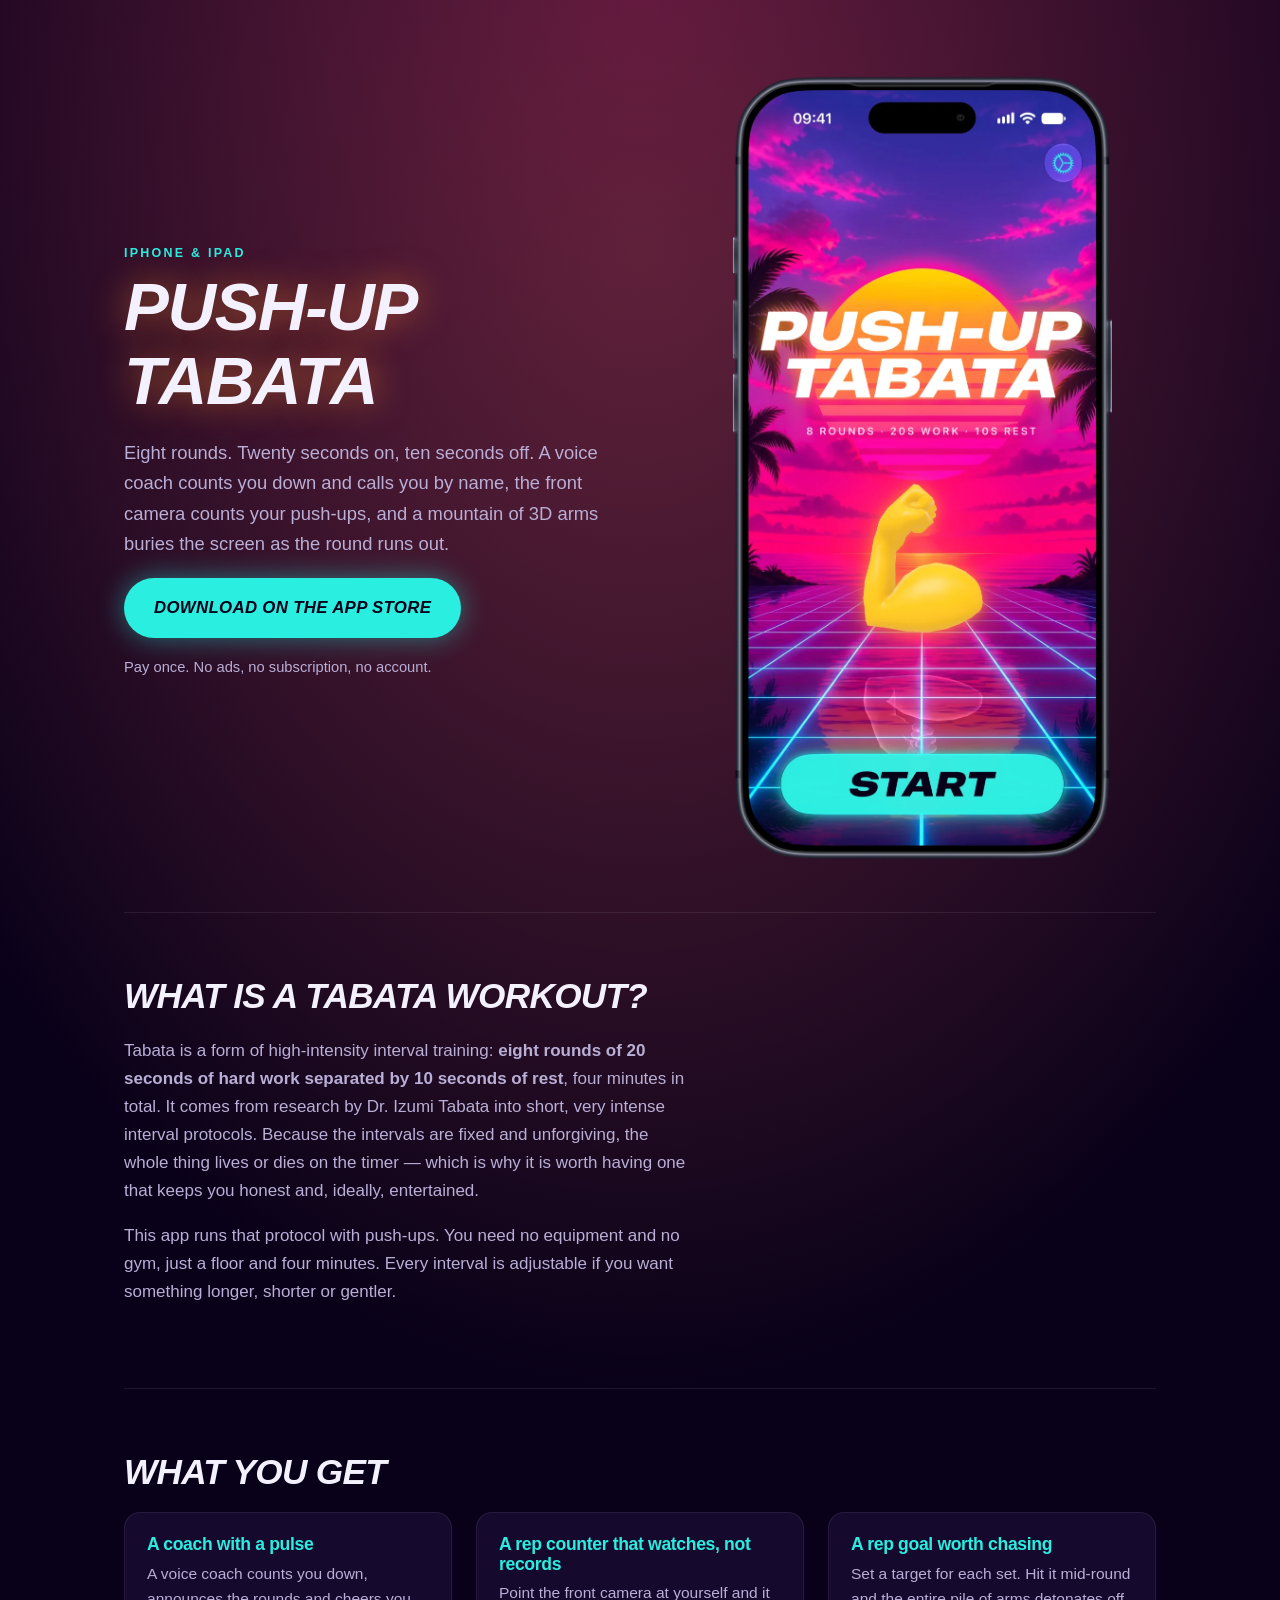
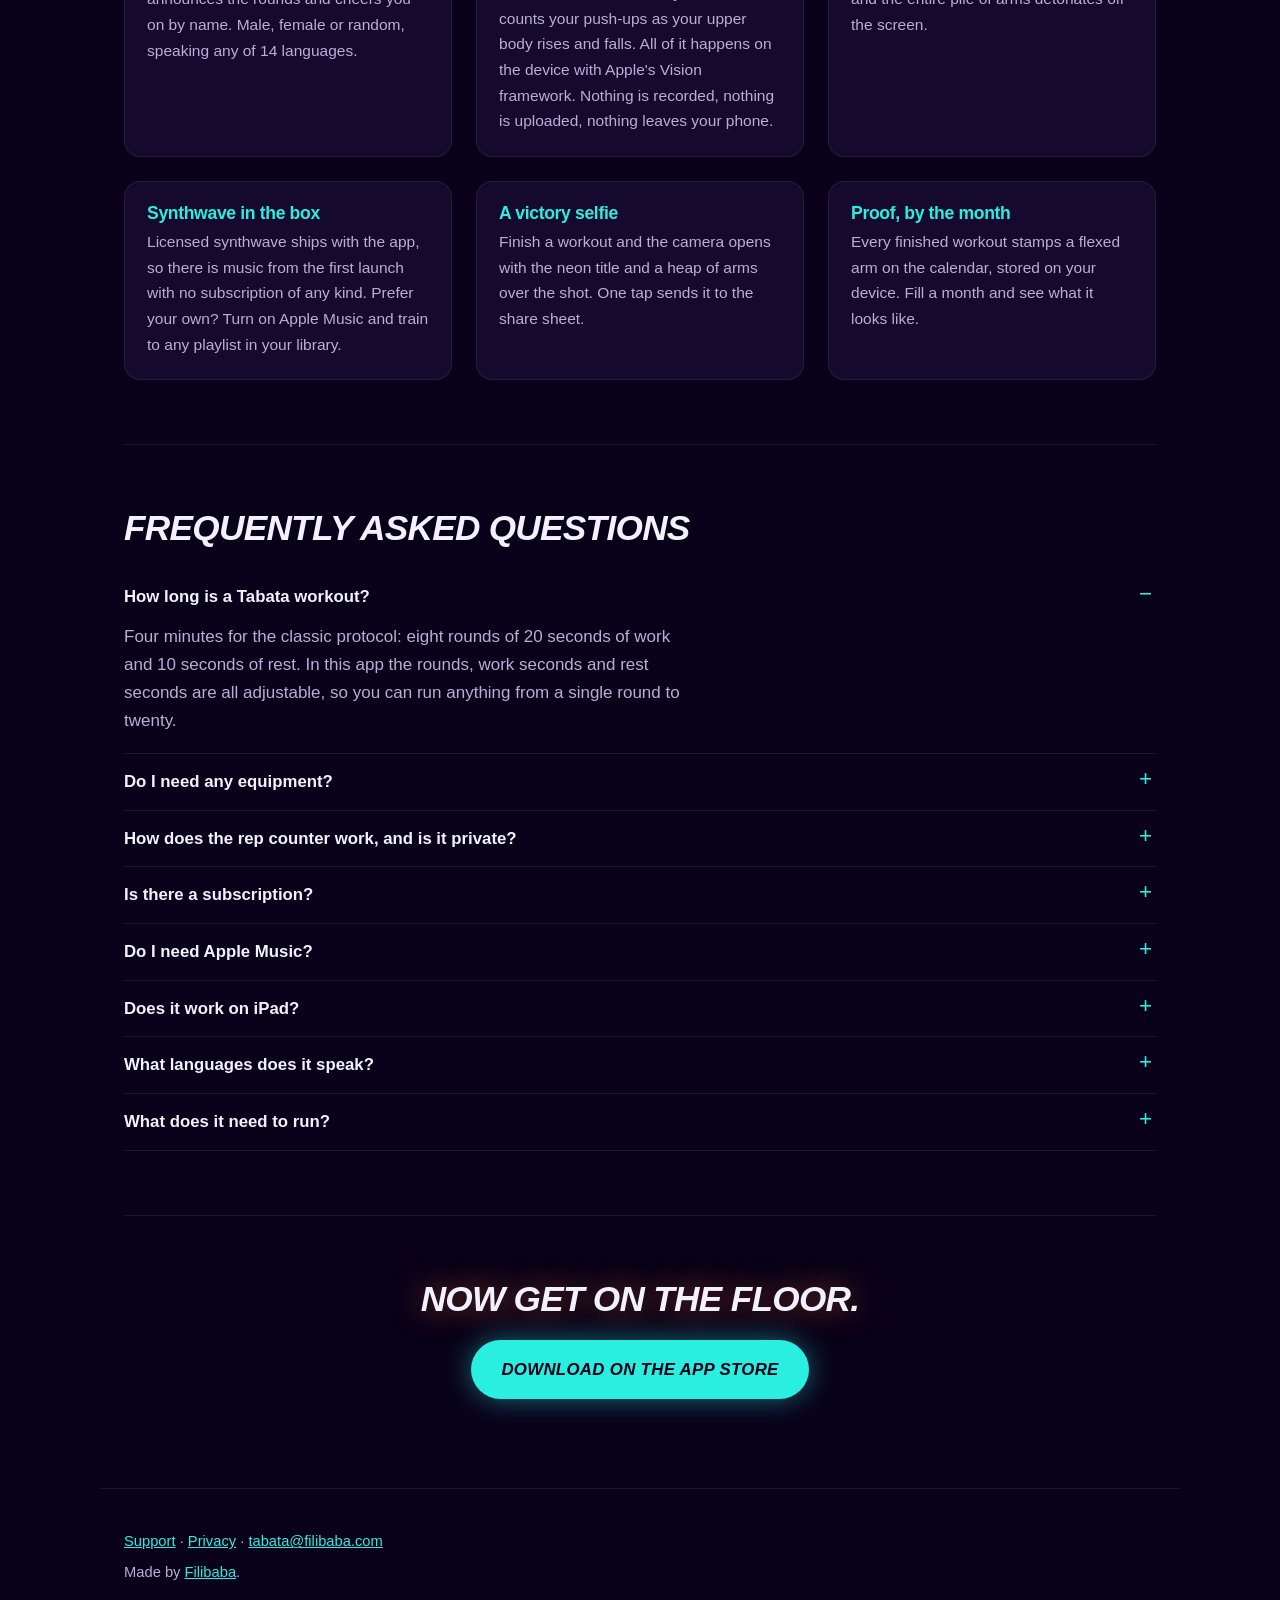
<file: index.html>
<!DOCTYPE html>
<html lang="en">
<head>
<meta charset="utf-8">
<meta name="viewport" content="width=device-width, initial-scale=1">
<title>Push-Up Tabata — 80s Synthwave Push-Up Workout App for iPhone</title>
<meta name="description" content="A push-up tabata workout app for iPhone and iPad: eight rounds of 20 seconds on, 10 off, with a voice coach, an on-device rep counter and a neon synthwave soundtrack. Pay once. No ads, no subscription.">
<link rel="canonical" href="https://pushuptabata.com/">
<meta name="apple-itunes-app" content="app-id=6803532302">
<meta name="theme-color" content="#090119">

<meta property="og:type" content="website">
<meta property="og:site_name" content="Push-Up Tabata">
<meta property="og:title" content="Push-Up Tabata — work out like an 80s action hero">
<meta property="og:description" content="Eight rounds. Twenty seconds on, ten off. A voice coach, an on-device rep counter, and a mountain of 3D arms. Pay once, no subscription.">
<meta property="og:url" content="https://pushuptabata.com/">
<meta property="og:image" content="https://pushuptabata.com/images/og.jpg">
<meta property="og:image:type" content="image/jpeg">
<meta property="og:image:width" content="1200">
<meta property="og:image:height" content="630">
<meta name="twitter:card" content="summary_large_image">
<meta name="twitter:title" content="Push-Up Tabata — work out like an 80s action hero">
<meta name="twitter:description" content="Eight rounds. Twenty seconds on, ten off. Pay once, no subscription.">
<meta name="twitter:image" content="https://pushuptabata.com/images/og.jpg">

<link rel="icon" href="/images/icon.png" type="image/png">
<link rel="apple-touch-icon" href="/images/icon.png">
<link rel="stylesheet" href="/style.css">

<script type="application/ld+json">
{
  "@context": "https://schema.org",
  "@type": "SoftwareApplication",
  "name": "Push-Up Tabata",
  "operatingSystem": "iOS 26.0 or later",
  "applicationCategory": "HealthApplication",
  "applicationSubCategory": "Fitness",
  "url": "https://pushuptabata.com/",
  "downloadUrl": "https://apps.apple.com/app/id6803532302",
  "screenshot": "https://pushuptabata.com/images/og.jpg",
  "inLanguage": ["en","sv","es","fr","de","it","pt","ja","ko","zh-Hans","zh-Hant","nl","pl","tr"],
  "offers": { "@type": "Offer", "price": "2.99", "priceCurrency": "USD" },
  "author": { "@type": "Organization", "name": "Filibaba", "url": "https://filibaba.com" }
}
</script>
</head>
<body>

<header class="hero">
  <div class="hero-text">
    <p class="eyebrow">iPhone &amp; iPad</p>
    <h1>Push-Up Tabata</h1>
    <p class="lede">
      Eight rounds. Twenty seconds on, ten seconds off. A voice coach counts you
      down and calls you by name, the front camera counts your push-ups, and a
      mountain of 3D arms buries the screen as the round runs out.
    </p>
    <p>
      <a class="cta" href="https://apps.apple.com/app/id6803532302">Download on the App Store</a>
    </p>
    <p class="fineprint">Pay once. No ads, no subscription, no account.</p>
  </div>
  <div class="hero-shot">
    <picture>
      <source srcset="/images/hero.webp" type="image/webp">
      <img src="/images/hero.png" width="801" height="1670" fetchpriority="high"
           alt="Push-Up Tabata on iPhone, showing the neon synthwave title screen with a 3D flexed arm standing on a glowing grid.">
    </picture>
  </div>
</header>

<main>

<section>
  <h2>What is a Tabata workout?</h2>
  <p>
    Tabata is a form of high-intensity interval training: <strong>eight rounds of
    20 seconds of hard work separated by 10 seconds of rest</strong>, four minutes
    in total. It comes from research by Dr. Izumi Tabata into short, very intense
    interval protocols. Because the intervals are fixed and unforgiving, the whole
    thing lives or dies on the timer — which is why it is worth having one that
    keeps you honest and, ideally, entertained.
  </p>
  <p>
    This app runs that protocol with push-ups. You need no equipment and no gym,
    just a floor and four minutes. Every interval is adjustable if you want
    something longer, shorter or gentler.
  </p>
</section>

<section>
  <h2>What you get</h2>
  <ul class="features">
    <li>
      <h3>A coach with a pulse</h3>
      <p>
        A voice coach counts you down, announces the rounds and cheers you on by
        name. Male, female or random, speaking any of 14 languages.
      </p>
    </li>
    <li>
      <h3>A rep counter that watches, not records</h3>
      <p>
        Point the front camera at yourself and it counts your push-ups as your
        upper body rises and falls. All of it happens on the device with Apple's
        Vision framework. Nothing is recorded, nothing is uploaded, nothing leaves
        your phone.
      </p>
    </li>
    <li>
      <h3>A rep goal worth chasing</h3>
      <p>
        Set a target for each set. Hit it mid-round and the entire pile of arms
        detonates off the screen.
      </p>
    </li>
    <li>
      <h3>Synthwave in the box</h3>
      <p>
        Licensed synthwave ships with the app, so there is music from the first
        launch with no subscription of any kind. Prefer your own? Turn on Apple
        Music and train to any playlist in your library.
      </p>
    </li>
    <li>
      <h3>A victory selfie</h3>
      <p>
        Finish a workout and the camera opens with the neon title and a heap of
        arms over the shot. One tap sends it to the share sheet.
      </p>
    </li>
    <li>
      <h3>Proof, by the month</h3>
      <p>
        Every finished workout stamps a flexed arm on the calendar, stored on your
        device. Fill a month and see what it looks like.
      </p>
    </li>
  </ul>
</section>

<section id="faq">
  <h2>Frequently asked questions</h2>

  <details open>
    <summary>How long is a Tabata workout?</summary>
    <p>
      Four minutes for the classic protocol: eight rounds of 20 seconds of work
      and 10 seconds of rest. In this app the rounds, work seconds and rest
      seconds are all adjustable, so you can run anything from a single round to
      twenty.
    </p>
  </details>

  <details>
    <summary>Do I need any equipment?</summary>
    <p>
      No. Push-ups need a floor and nothing else. Put the phone on the ground in
      front of you — that is also the position the rep counter expects.
    </p>
  </details>

  <details>
    <summary>How does the rep counter work, and is it private?</summary>
    <p>
      The front camera watches your upper body rise and fall, using Apple's Vision
      framework entirely on the device. No video is recorded, stored or uploaded,
      and there is no server involved at any point. The rep counter is optional and
      off until you turn it on; the camera permission is only requested at that
      moment.
    </p>
  </details>

  <details>
    <summary>Is there a subscription?</summary>
    <p>
      No. You pay once and the app is yours. There are no ads, no in-app purchases,
      no accounts and no newsletter.
    </p>
  </details>

  <details>
    <summary>Do I need Apple Music?</summary>
    <p>
      No. Synthwave tracks are built into the app and play from the first launch.
      Apple Music is an optional toggle for training to your own playlists, and
      permission is only requested if you switch it on.
    </p>
  </details>

  <details>
    <summary>Does it work on iPad?</summary>
    <p>
      Yes. The app is universal and runs on iPhone and iPad, in portrait and
      landscape.
    </p>
  </details>

  <details>
    <summary>What languages does it speak?</summary>
    <p>
      Fourteen: English, Swedish, Spanish, French, German, Italian, Portuguese,
      Japanese, Korean, Simplified and Traditional Chinese, Dutch, Polish and
      Turkish. The interface and the voice coach both follow your phone's language,
      and you can override it in settings.
    </p>
  </details>

  <details>
    <summary>What does it need to run?</summary>
    <p>
      iOS 26 or later, on iPhone or iPad.
    </p>
  </details>
</section>

<section class="closing">
  <h2>Now get on the floor.</h2>
  <p><a class="cta" href="https://apps.apple.com/app/id6803532302">Download on the App Store</a></p>
</section>

</main>

<footer>
  <p>
    <a href="/support.html">Support</a> ·
    <a href="/privacy.html">Privacy</a> ·
    <a href="mailto:tabata@filibaba.com">tabata@filibaba.com</a>
  </p>
  <p class="fineprint">Made by <a href="https://filibaba.com">Filibaba</a>.</p>
</footer>

<script type="application/ld+json">
{
  "@context": "https://schema.org",
  "@type": "FAQPage",
  "mainEntity": [
    { "@type": "Question", "name": "How long is a Tabata workout?",
      "acceptedAnswer": { "@type": "Answer", "text": "Four minutes for the classic protocol: eight rounds of 20 seconds of work and 10 seconds of rest. In Push-Up Tabata the rounds, work seconds and rest seconds are all adjustable." } },
    { "@type": "Question", "name": "Do I need any equipment?",
      "acceptedAnswer": { "@type": "Answer", "text": "No. Push-ups need a floor and nothing else. Put the phone on the ground in front of you, which is also the position the rep counter expects." } },
    { "@type": "Question", "name": "How does the rep counter work, and is it private?",
      "acceptedAnswer": { "@type": "Answer", "text": "The front camera watches your upper body rise and fall using Apple's Vision framework, entirely on the device. No video is recorded, stored or uploaded, and no server is involved. The rep counter is optional and off until you turn it on." } },
    { "@type": "Question", "name": "Is there a subscription?",
      "acceptedAnswer": { "@type": "Answer", "text": "No. You pay once. There are no ads, no in-app purchases, no accounts and no subscription." } },
    { "@type": "Question", "name": "Do I need Apple Music?",
      "acceptedAnswer": { "@type": "Answer", "text": "No. Synthwave tracks are built into the app and play from the first launch. Apple Music is an optional toggle for training to your own playlists." } },
    { "@type": "Question", "name": "Does it work on iPad?",
      "acceptedAnswer": { "@type": "Answer", "text": "Yes. The app is universal and runs on iPhone and iPad, in portrait and landscape." } },
    { "@type": "Question", "name": "What languages does it speak?",
      "acceptedAnswer": { "@type": "Answer", "text": "Fourteen: English, Swedish, Spanish, French, German, Italian, Portuguese, Japanese, Korean, Simplified and Traditional Chinese, Dutch, Polish and Turkish." } },
    { "@type": "Question", "name": "What does it need to run?",
      "acceptedAnswer": { "@type": "Answer", "text": "iOS 26 or later, on iPhone or iPad." } }
  ]
}
</script>

</body>
</html>
</file>
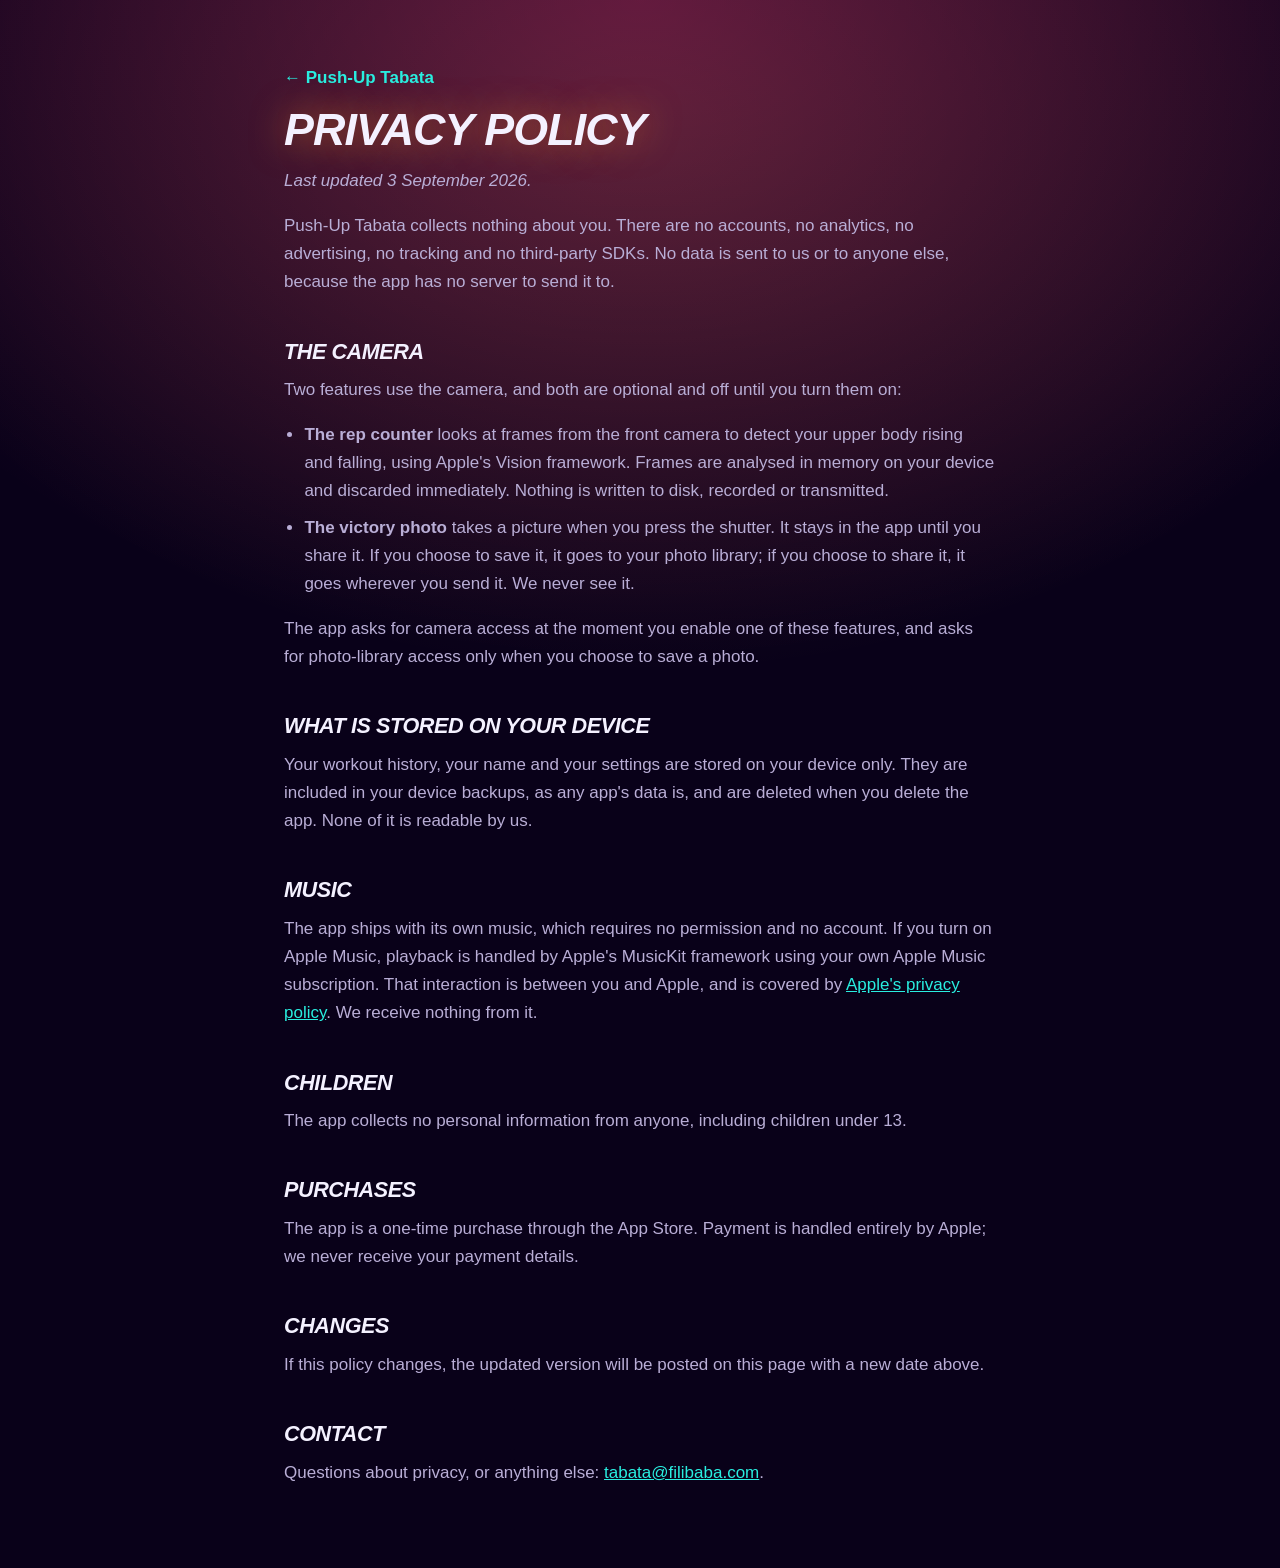
<file: privacy.html>
<!DOCTYPE html>
<html lang="en">
<head>
<meta charset="utf-8">
<meta name="viewport" content="width=device-width, initial-scale=1">
<title>Privacy Policy — Push-Up Tabata</title>
<meta name="description" content="Push-Up Tabata collects nothing. No accounts, no analytics, no tracking. Camera frames are processed on the device and never recorded or uploaded.">
<link rel="canonical" href="https://pushuptabata.com/privacy.html">
<meta name="theme-color" content="#090119">
<link rel="icon" href="/images/icon.png" type="image/png">
<link rel="stylesheet" href="/style.css">
</head>
<body>
<article class="page">
<a class="back" href="/">← Push-Up Tabata</a>
<h1>Privacy Policy</h1>
<p><em>Last updated 3 September 2026.</em></p>

<p>
  Push-Up Tabata collects nothing about you. There are no accounts, no analytics,
  no advertising, no tracking and no third-party SDKs. No data is sent to us or to
  anyone else, because the app has no server to send it to.
</p>

<h2>The camera</h2>
<p>
  Two features use the camera, and both are optional and off until you turn them
  on:
</p>
<ul>
  <li>
    <strong>The rep counter</strong> looks at frames from the front camera to
    detect your upper body rising and falling, using Apple's Vision framework.
    Frames are analysed in memory on your device and discarded immediately. Nothing
    is written to disk, recorded or transmitted.
  </li>
  <li>
    <strong>The victory photo</strong> takes a picture when you press the shutter.
    It stays in the app until you share it. If you choose to save it, it goes to
    your photo library; if you choose to share it, it goes wherever you send it.
    We never see it.
  </li>
</ul>
<p>
  The app asks for camera access at the moment you enable one of these features,
  and asks for photo-library access only when you choose to save a photo.
</p>

<h2>What is stored on your device</h2>
<p>
  Your workout history, your name and your settings are stored on your device only.
  They are included in your device backups, as any app's data is, and are deleted
  when you delete the app. None of it is readable by us.
</p>

<h2>Music</h2>
<p>
  The app ships with its own music, which requires no permission and no account.
  If you turn on Apple Music, playback is handled by Apple's MusicKit framework
  using your own Apple Music subscription. That interaction is between you and
  Apple, and is covered by
  <a href="https://www.apple.com/legal/privacy/">Apple's privacy policy</a>. We
  receive nothing from it.
</p>

<h2>Children</h2>
<p>
  The app collects no personal information from anyone, including children under
  13.
</p>

<h2>Purchases</h2>
<p>
  The app is a one-time purchase through the App Store. Payment is handled entirely
  by Apple; we never receive your payment details.
</p>

<h2>Changes</h2>
<p>
  If this policy changes, the updated version will be posted on this page with a
  new date above.
</p>

<h2>Contact</h2>
<p>
  Questions about privacy, or anything else:
  <a href="mailto:tabata@filibaba.com">tabata@filibaba.com</a>.
</p>
</article>
</body>
</html>
</file>
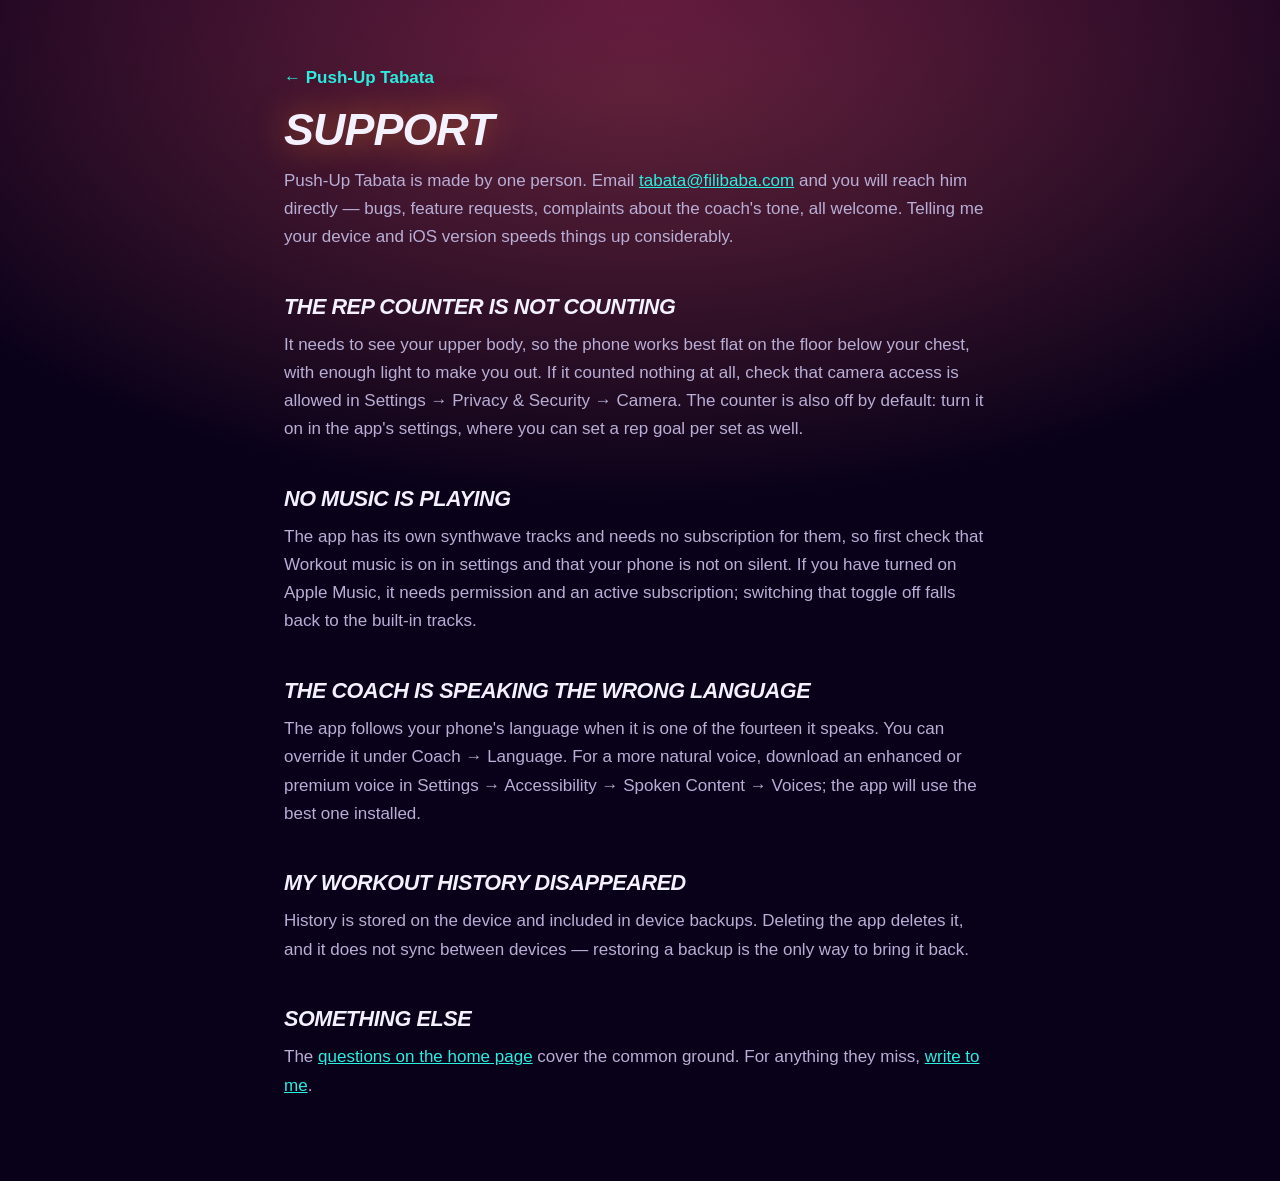
<file: support.html>
<!DOCTYPE html>
<html lang="en">
<head>
<meta charset="utf-8">
<meta name="viewport" content="width=device-width, initial-scale=1">
<title>Support — Push-Up Tabata</title>
<meta name="description" content="Help with Push-Up Tabata: the rep counter, music, languages, iPad, and how to get in touch.">
<link rel="canonical" href="https://pushuptabata.com/support.html">
<meta name="theme-color" content="#090119">
<link rel="icon" href="/images/icon.png" type="image/png">
<link rel="stylesheet" href="/style.css">
</head>
<body>
<article class="page">
<a class="back" href="/">← Push-Up Tabata</a>
<h1>Support</h1>

<p>
  Push-Up Tabata is made by one person. Email
  <a href="mailto:tabata@filibaba.com">tabata@filibaba.com</a> and you will reach
  him directly — bugs, feature requests, complaints about the coach's tone, all
  welcome. Telling me your device and iOS version speeds things up considerably.
</p>

<h2>The rep counter is not counting</h2>
<p>
  It needs to see your upper body, so the phone works best flat on the floor below
  your chest, with enough light to make you out. If it counted nothing at all,
  check that camera access is allowed in Settings → Privacy &amp; Security →
  Camera. The counter is also off by default: turn it on in the app's settings,
  where you can set a rep goal per set as well.
</p>

<h2>No music is playing</h2>
<p>
  The app has its own synthwave tracks and needs no subscription for them, so first
  check that Workout music is on in settings and that your phone is not on silent.
  If you have turned on Apple Music, it needs permission and an active
  subscription; switching that toggle off falls back to the built-in tracks.
</p>

<h2>The coach is speaking the wrong language</h2>
<p>
  The app follows your phone's language when it is one of the fourteen it speaks.
  You can override it under Coach → Language. For a more natural voice, download an
  enhanced or premium voice in Settings → Accessibility → Spoken Content → Voices;
  the app will use the best one installed.
</p>

<h2>My workout history disappeared</h2>
<p>
  History is stored on the device and included in device backups. Deleting the app
  deletes it, and it does not sync between devices — restoring a backup is the only
  way to bring it back.
</p>

<h2>Something else</h2>
<p>
  The <a href="/#faq">questions on the home page</a> cover the common ground. For
  anything they miss, <a href="mailto:tabata@filibaba.com">write to me</a>.
</p>
</article>
</body>
</html>
</file>
<file: style.css>
/* Push-Up Tabata — the app's palette, at web weight. No frameworks, one file. */

:root {
  --indigo: #090119;
  --indigo-soft: #150a2e;
  --magenta: #ff2ecc;
  --pink: #ff1b8d;
  --turquoise: #29eee0;
  --sun: #ffcc4d;
  --ink: #f4f1ff;
  --ink-dim: #b9aed6;
  --max: 1080px;
}

* { box-sizing: border-box; }

html { scroll-behavior: smooth; }

body {
  margin: 0;
  background: var(--indigo);
  color: var(--ink);
  font: 17px/1.65 -apple-system, BlinkMacSystemFont, "Segoe UI", Roboto, Helvetica, Arial, sans-serif;
  -webkit-font-smoothing: antialiased;
  /* The grid horizon, drawn rather than shipped as an image. */
  background-image:
    radial-gradient(120% 70% at 50% 0%, rgba(255, 27, 141, 0.28), transparent 60%),
    radial-gradient(90% 50% at 50% 8%, rgba(255, 204, 77, 0.16), transparent 70%);
  background-repeat: no-repeat;
}

h1, h2, h3 { line-height: 1.1; letter-spacing: -0.02em; }

/* Headings match the app's display face: San Francisco at Black (900), italic,
   uppercase. The app also widens it with .fontWidth(.expanded); CSS cannot reach
   SF's width axis — font-stretch computes to 125% and renders identically, and
   neither font-variation-settings nor naming an expanded face does better — so
   the weight carries it alone. A webfont is the only way to match the width.
   font-stretch is left in for browsers whose system font does expose the axis. */

h1 {
  font-size: clamp(2.7rem, 8vw, 4.2rem);
  font-style: italic;
  font-weight: 900;
  font-stretch: expanded;
  margin: 0.1em 0 0.3em;
  text-transform: uppercase;
  text-shadow: 0 0 34px rgba(255, 140, 40, 0.55);
}

h2 {
  font-size: clamp(1.6rem, 4vw, 2.2rem);
  font-style: italic;
  font-weight: 900;
  font-stretch: expanded;
  text-transform: uppercase;
  margin: 0 0 0.6em;
}

h3 { font-size: 1.1rem; margin: 0 0 0.35em; color: var(--turquoise); }

a { color: var(--turquoise); }

p { margin: 0 0 1em; }

/* ---------- hero ---------- */

.hero {
  max-width: var(--max);
  margin: 0 auto;
  padding: clamp(28px, 6vw, 72px) 24px 24px;
  display: grid;
  gap: clamp(16px, 4vw, 48px);
  grid-template-columns: 1fr;
  align-items: center;
}

@media (min-width: 820px) {
  .hero { grid-template-columns: 1.05fr 0.95fr; padding-bottom: 48px; }
}

.eyebrow {
  color: var(--turquoise);
  text-transform: uppercase;
  letter-spacing: 0.18em;
  font-size: 0.78rem;
  font-weight: 700;
  margin: 0;
}

.lede { font-size: 1.15rem; color: var(--ink-dim); max-width: 34em; }

.hero-shot {
  position: relative;
  width: 100%;
  max-width: 380px;
  justify-self: center;
}

/* The glow is a gradient behind the phone rather than a drop-shadow on it.
   A filter on an <img> applies to the element's box until the bitmap has
   decoded — and width/height reserve that box up front — so WebKit painted a
   hard pink rectangle around the whole frame on every uncached load, until the
   phone arrived and the shadow snapped to its silhouette. A gradient cannot
   square off, and it is already there while the image is still on its way. */
.hero-shot::before {
  content: "";
  position: absolute;
  inset: 8% -8% 2%;
  background: radial-gradient(58% 42% at 50% 62%, rgba(255, 27, 141, 0.42), transparent 72%);
}

.hero-shot picture,
.hero-shot img {
  position: relative;
  display: block;
  width: 100%;
  height: auto;
}

/* ---------- calls to action ---------- */

.cta {
  display: inline-block;
  background: var(--turquoise);
  color: var(--indigo);
  font-weight: 900;
  font-stretch: expanded;
  font-style: italic;
  text-transform: uppercase;
  letter-spacing: 0.02em;
  text-decoration: none;
  padding: 16px clamp(20px, 5vw, 30px);
  border-radius: 999px;
  box-shadow: 0 0 28px rgba(41, 238, 224, 0.45);
  /* One line at every width: the label breaking after "THE" looked like a bug. */
  white-space: nowrap;
  font-size: clamp(0.95rem, 3.6vw, 1.05rem);
}

.cta:hover { background: #fff; }

.fineprint { color: var(--ink-dim); font-size: 0.92rem; }

/* ---------- sections ---------- */

main { max-width: var(--max); margin: 0 auto; padding: 0 24px 8px; }

section { padding: clamp(32px, 6vw, 64px) 0; border-top: 1px solid rgba(255,255,255,0.08); }

section p { color: var(--ink-dim); max-width: 60ch; }

.features {
  list-style: none;
  margin: 0;
  padding: 0;
  display: grid;
  gap: 24px;
  grid-template-columns: repeat(auto-fit, minmax(260px, 1fr));
}

.features li {
  background: var(--indigo-soft);
  border: 1px solid rgba(255,255,255,0.07);
  border-radius: 16px;
  padding: 22px;
}

.features p { margin: 0; font-size: 0.97rem; }

/* ---------- faq ---------- */

details {
  border-bottom: 1px solid rgba(255,255,255,0.08);
  padding: 14px 0;
}

summary {
  cursor: pointer;
  font-weight: 650;
  font-size: 1.05rem;
  list-style: none;
  padding-right: 28px;
  position: relative;
}

summary::-webkit-details-marker { display: none; }

summary::after {
  content: "+";
  position: absolute;
  right: 4px;
  color: var(--turquoise);
  font-weight: 400;
  font-size: 1.4rem;
  line-height: 1;
}

details[open] summary::after { content: "−"; }

details p { margin: 12px 0 4px; }

/* ---------- closing + footer ---------- */

.closing { text-align: center; }
.closing h2 { text-shadow: 0 0 30px rgba(255, 140, 40, 0.5); }
/* Sections cap their paragraphs at 60ch for readability, which here left the
   button centred inside that narrow box rather than the section. */
.closing p { max-width: none; }

footer {
  max-width: var(--max);
  margin: 0 auto;
  padding: 40px 24px 64px;
  border-top: 1px solid rgba(255,255,255,0.08);
  color: var(--ink-dim);
  font-size: 0.92rem;
}

footer p { margin: 0 0 6px; }

/* ---------- article pages ---------- */

.page { max-width: 760px; margin: 0 auto; padding: clamp(28px, 6vw, 64px) 24px; }
.page h1 { font-size: clamp(2rem, 6vw, 2.8rem); }
.page h2 { font-size: 1.35rem; margin-top: 2em; }
.page p, .page li { color: var(--ink-dim); }
.page ul { padding-left: 1.2em; }
.page li { margin-bottom: 0.5em; }
.back { display: inline-block; margin-bottom: 8px; font-weight: 600; text-decoration: none; }

@media (prefers-reduced-motion: reduce) {
  html { scroll-behavior: auto; }
}
</file>
